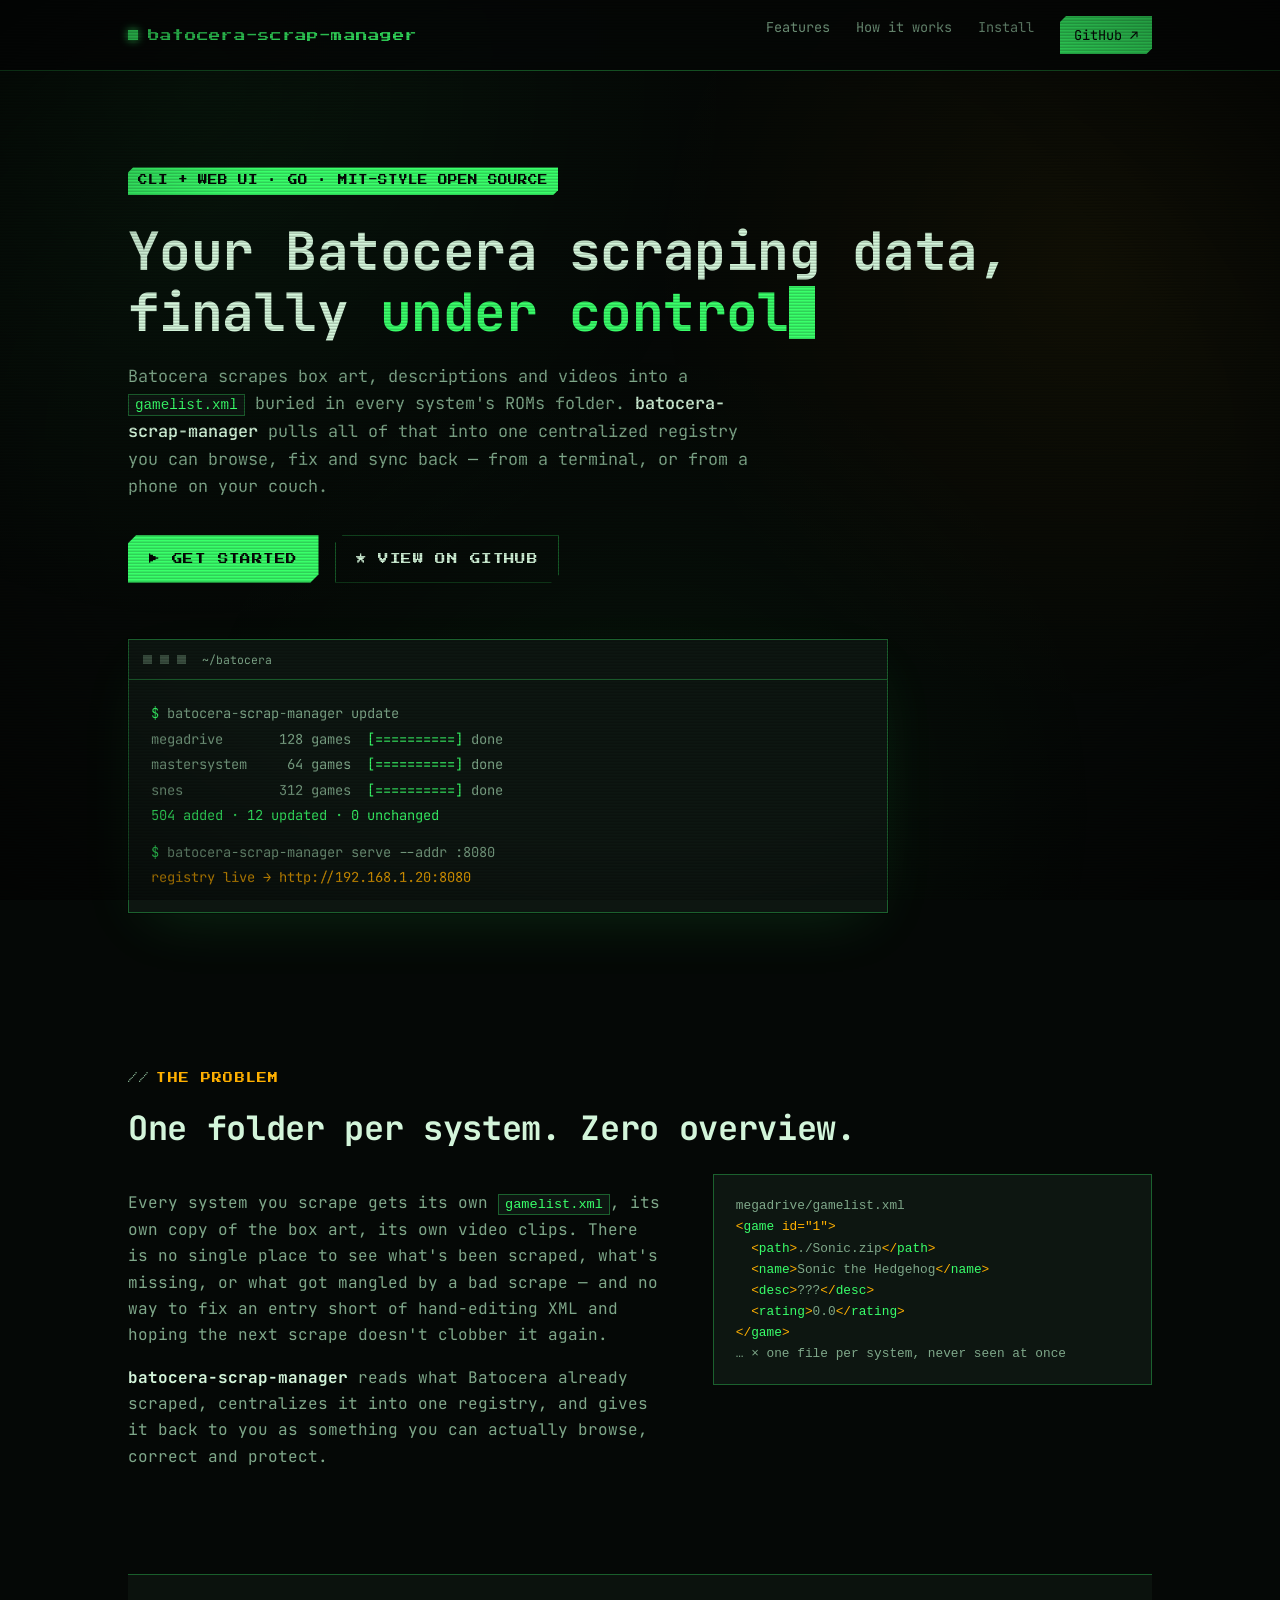
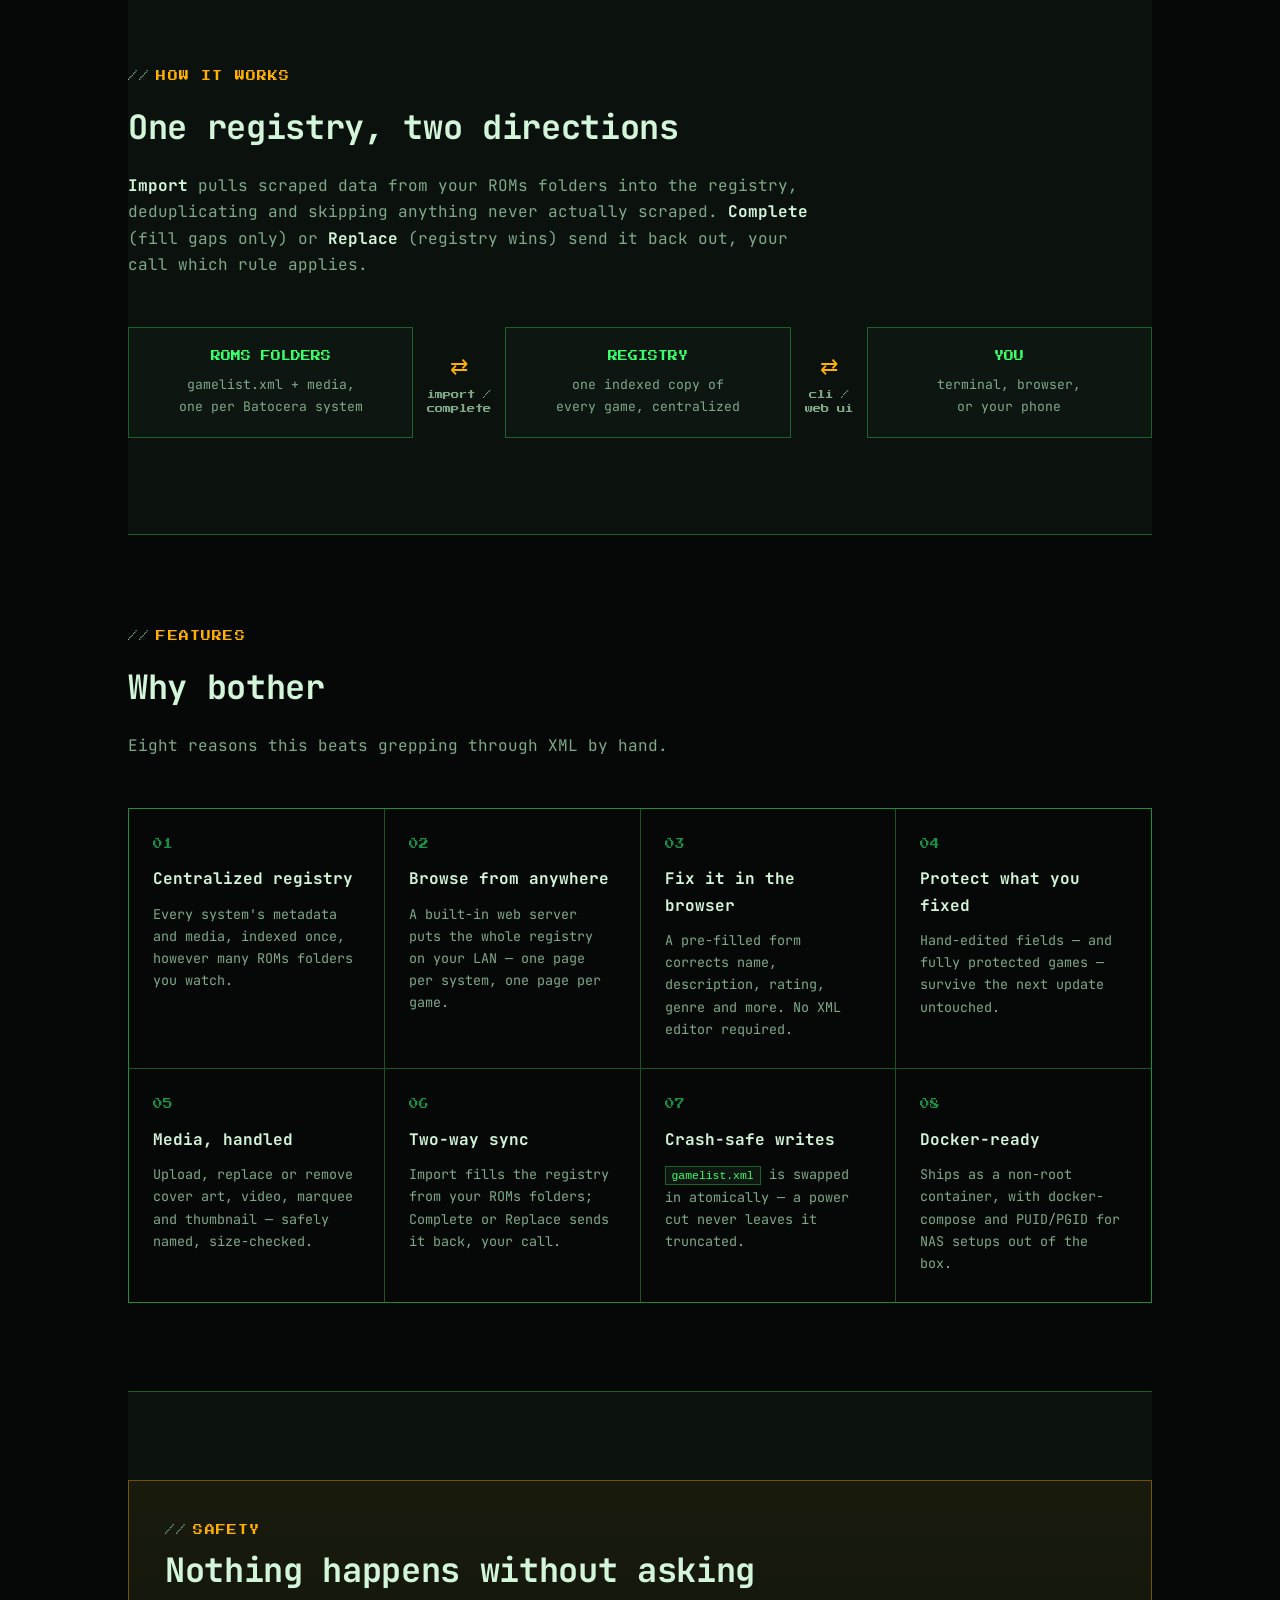
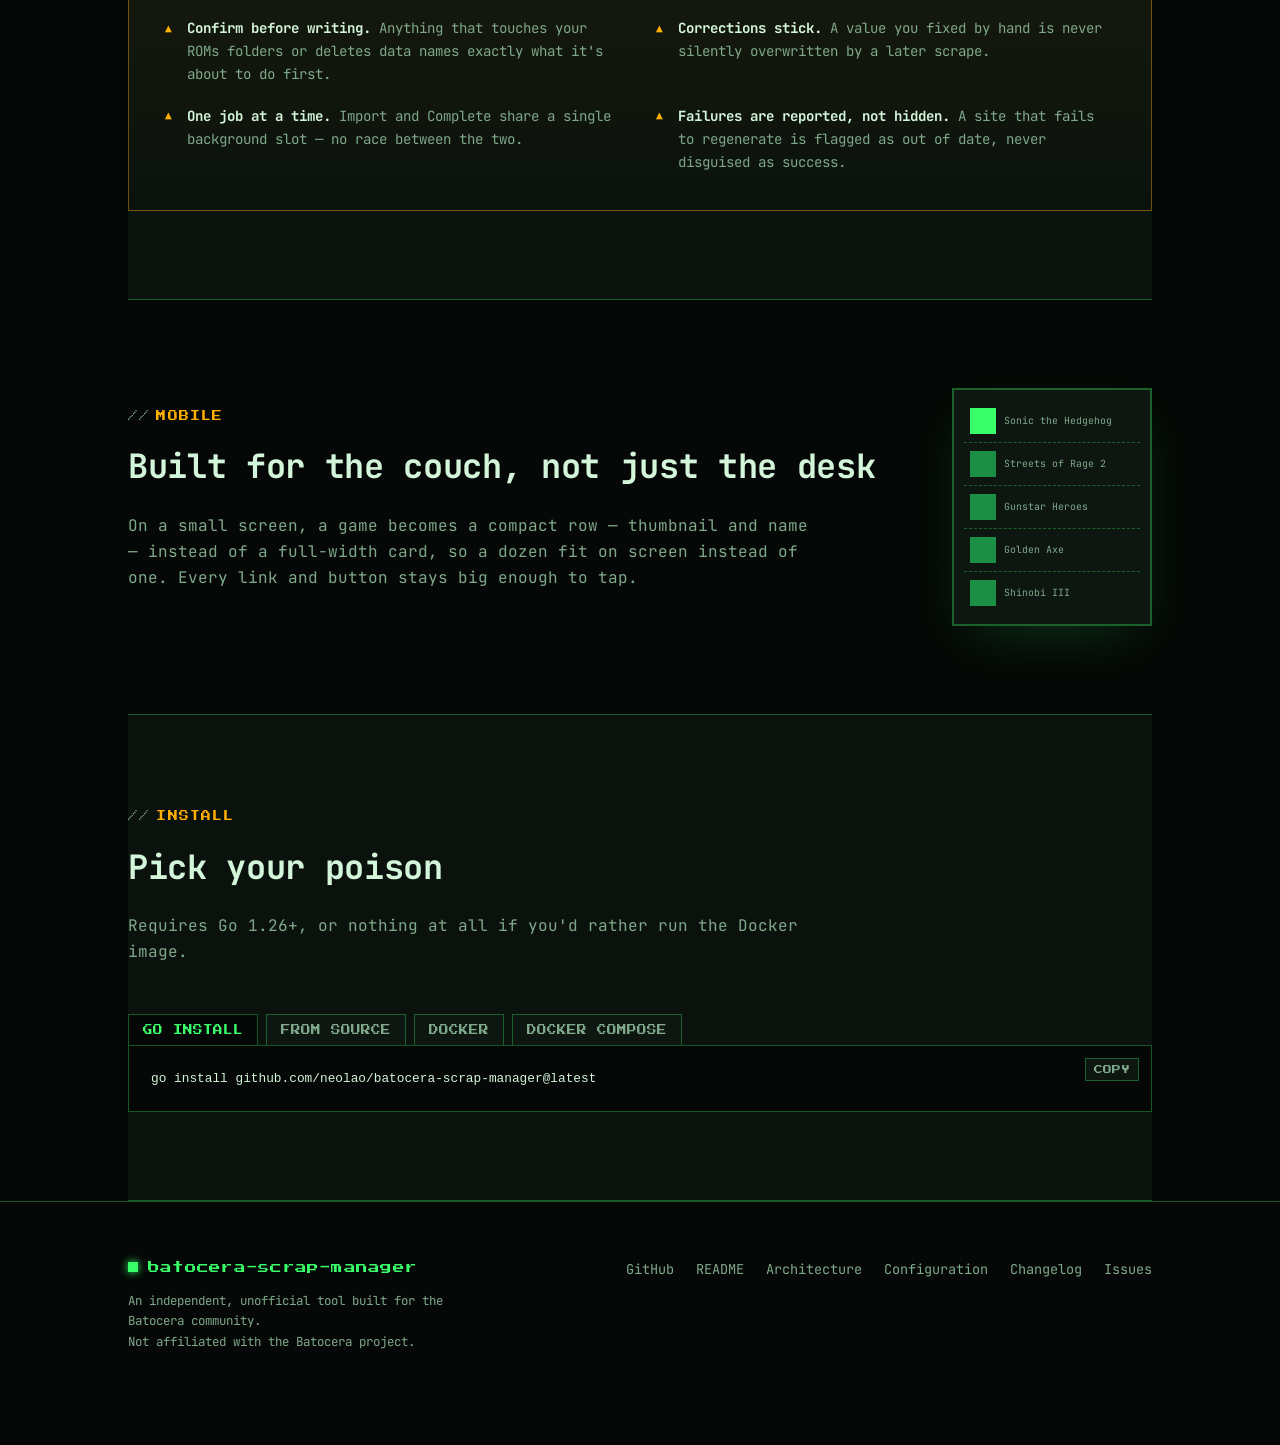
<file: docs/index.html>
<!doctype html>
<html lang="en">
<head>
<meta charset="utf-8">
<meta name="viewport" content="width=device-width, initial-scale=1">
<title>batocera-scrap-manager — a registry for your scraped Batocera games</title>
<meta name="description" content="A CLI + web tool that centralizes the scraping data already on your Batocera ROMs folders into one browsable, editable, always-in-sync registry.">
<meta property="og:title" content="batocera-scrap-manager">
<meta property="og:description" content="Centralize, browse and fix your Batocera scraping data — from the command line or a web UI on any device.">
<link rel="icon" href="data:image/svg+xml,%3Csvg xmlns='http://www.w3.org/2000/svg' viewBox='0 0 16 16' shape-rendering='crispEdges'%3E%3Crect width='16' height='16' fill='%23050806'/%3E%3Crect x='2' y='3' width='12' height='9' fill='%2339ff6a'/%3E%3Crect x='2' y='3' width='12' height='2' fill='%23146b33'/%3E%3Crect x='4' y='12' width='2' height='2' fill='%2339ff6a'/%3E%3Crect x='10' y='12' width='2' height='2' fill='%2339ff6a'/%3E%3Crect x='6' y='6' width='2' height='2' fill='%23050806'/%3E%3Crect x='9' y='6' width='2' height='2' fill='%23050806'/%3E%3C/svg%3E">
<link rel="preconnect" href="https://fonts.googleapis.com">
<link rel="preconnect" href="https://fonts.gstatic.com" crossorigin>
<link href="https://fonts.googleapis.com/css2?family=Press+Start+2P&family=JetBrains+Mono:ital,wght@0,400;0,500;0,700;1,400&display=swap" rel="stylesheet">
<style>
  :root{
    --bg:#050806;
    --bg-alt:#0b120d;
    --panel:#0d1611;
    --fg:#d3f5da;
    --fg-dim:#7fa88a;
    --accent:#39ff6a;
    --accent-soft:#1c8f47;
    --amber:#ffb000;
    --border:rgba(57,255,106,.32);
    --mono:'JetBrains Mono', ui-monospace, 'SFMono-Regular', Menlo, Consolas, monospace;
    --pixel:'Press Start 2P', var(--mono);
  }

  *{box-sizing:border-box;}
  html{scroll-behavior:smooth;}
  body{
    margin:0;
    background:var(--bg);
    color:var(--fg);
    font-family:var(--mono);
    font-size:16px;
    line-height:1.65;
    -webkit-font-smoothing:antialiased;
  }

  ::selection{background:var(--accent);color:#031305;}

  a{color:var(--accent);text-decoration:none;}
  a:hover{text-decoration:underline;}

  /* ---------- CRT overlay ---------- */
  .crt{
    position:fixed;
    inset:0;
    pointer-events:none;
    z-index:50;
    background:
      radial-gradient(ellipse at center, rgba(0,0,0,0) 60%, rgba(0,0,0,.55) 100%),
      repeating-linear-gradient(
        to bottom,
        rgba(0,0,0,0) 0px,
        rgba(0,0,0,0) 1px,
        rgba(0,0,0,.18) 2px,
        rgba(0,0,0,.18) 3px
      );
    mix-blend-mode:multiply;
    animation:flicker 6s infinite steps(1);
  }
  @keyframes flicker{
    0%,96%,100%{opacity:1;}
    97%{opacity:.92;}
    98%{opacity:1;}
    99%{opacity:.96;}
  }
  @media (prefers-reduced-motion: reduce){
    .crt{animation:none;}
  }

  .noise-veil{
    position:fixed;inset:0;z-index:0;pointer-events:none;
    background:
      radial-gradient(circle at 15% 10%, rgba(57,255,106,.06), transparent 40%),
      radial-gradient(circle at 85% 30%, rgba(255,176,0,.05), transparent 35%),
      radial-gradient(circle at 50% 90%, rgba(57,255,106,.05), transparent 45%);
  }

  .wrap{
    max-width:1080px;
    margin:0 auto;
    padding:0 28px;
    position:relative;
    z-index:1;
  }

  .eyebrow{
    font-family:var(--pixel);
    font-size:.62rem;
    letter-spacing:.12em;
    color:var(--amber);
    display:inline-flex;
    align-items:center;
    gap:.6em;
  }
  .eyebrow::before{content:"//";color:var(--fg-dim);}

  /* ---------- Nav ---------- */
  header.site{
    position:sticky;
    top:0;
    z-index:40;
    background:rgba(5,8,6,.86);
    backdrop-filter:blur(6px);
    border-bottom:1px solid var(--border);
  }
  .nav{
    display:flex;
    align-items:center;
    justify-content:space-between;
    padding:16px 28px;
    max-width:1080px;
    margin:0 auto;
  }
  .logo{
    font-family:var(--pixel);
    font-size:.72rem;
    color:var(--accent);
    letter-spacing:.02em;
    display:flex;
    align-items:center;
    gap:10px;
  }
  .logo .dot{
    width:10px;height:10px;background:var(--accent);
    box-shadow:0 0 8px var(--accent);
    animation:blink 1.4s steps(1) infinite;
  }
  @keyframes blink{50%{opacity:.15;}}
  .navlinks{display:flex;gap:26px;font-size:.85rem;}
  .navlinks a{color:var(--fg-dim);}
  .navlinks a:hover{color:var(--accent);text-decoration:none;}
  .navlinks a.cta{
    color:var(--bg);
    background:var(--accent);
    padding:8px 14px;
    clip-path:polygon(6px 0,100% 0,100% calc(100% - 6px),calc(100% - 6px) 100%,0 100%,0 6px);
  }
  .navlinks a.cta:hover{background:var(--fg);}
  @media (max-width:720px){ .navlinks{display:none;} }

  /* ---------- Hero ---------- */
  .hero{padding:96px 0 64px;position:relative;}
  .hero .badge{
    display:inline-block;
    font-family:var(--pixel);
    font-size:.6rem;
    color:var(--bg);
    background:var(--accent);
    padding:6px 10px;
    margin-bottom:26px;
    clip-path:polygon(5px 0,100% 0,100% calc(100% - 5px),calc(100% - 5px) 100%,0 100%,0 5px);
  }
  h1{
    font-size:clamp(2rem, 5.4vw, 3.3rem);
    line-height:1.15;
    margin:0 0 20px;
    font-weight:700;
    letter-spacing:-.01em;
  }
  h1 .accent{color:var(--accent);}
  .cursor{
    display:inline-block;
    width:.5em;height:1em;
    background:var(--accent);
    vertical-align:-.15em;
    animation:blink 1s steps(1) infinite;
  }
  .lede{
    max-width:640px;
    color:var(--fg-dim);
    font-size:1.05rem;
    margin:0 0 34px;
  }
  .lede b{color:var(--fg);font-weight:600;}

  .hero-ctas{display:flex;gap:16px;flex-wrap:wrap;margin-bottom:56px;}
  .btn{
    font-family:var(--pixel);
    font-size:.66rem;
    letter-spacing:.04em;
    padding:14px 20px;
    display:inline-flex;
    align-items:center;
    gap:10px;
    border:1px solid var(--border);
    background:transparent;
    color:var(--fg);
    cursor:pointer;
    clip-path:polygon(8px 0,100% 0,100% calc(100% - 8px),calc(100% - 8px) 100%,0 100%,0 8px);
    transition:transform .12s ease, background .12s ease, color .12s ease;
  }
  .btn:hover{background:var(--accent);color:var(--bg);text-decoration:none;transform:translateY(-2px);}
  .btn.ghost:hover{background:var(--fg);}
  .btn.primary{background:var(--accent);color:var(--bg);}
  .btn.primary:hover{background:var(--amber);}

  /* ---------- terminal window ---------- */
  .term{
    background:var(--panel);
    border:1px solid var(--border);
    box-shadow:0 0 0 1px rgba(0,0,0,.4), 0 20px 60px -20px rgba(57,255,106,.15);
    max-width:760px;
  }
  .term-bar{
    display:flex;
    align-items:center;
    gap:8px;
    padding:10px 14px;
    border-bottom:1px solid var(--border);
    font-size:.72rem;
    color:var(--fg-dim);
  }
  .term-bar .chip{width:9px;height:9px;background:var(--fg-dim);opacity:.4;}
  .term-bar .path{margin-left:8px;font-size:.72rem;}
  .term-body{padding:20px 22px;font-size:.86rem;overflow-x:auto;}
  .term-body .in{color:var(--fg-dim);}
  .term-body .in::before{content:"$ ";color:var(--accent);}
  .term-body .out{color:var(--fg);white-space:pre;}
  .term-body .ok{color:var(--accent);}
  .term-body .dim{color:var(--fg-dim);}
  .term-body .amber{color:var(--amber);}
  .term-body p{margin:.2em 0;}

  /* ---------- sections ---------- */
  section{padding:88px 0;position:relative;}
  section.alt{background:var(--bg-alt);border-top:1px solid var(--border);border-bottom:1px solid var(--border);}
  h2{
    font-size:clamp(1.5rem,3vw,2.1rem);
    margin:10px 0 18px;
    letter-spacing:-.01em;
  }
  .section-intro{max-width:680px;color:var(--fg-dim);margin-bottom:48px;}
  .section-intro b{color:var(--fg);}

  /* problem */
  .problem-grid{display:grid;grid-template-columns:1.1fr .9fr;gap:48px;align-items:start;}
  @media (max-width:820px){.problem-grid{grid-template-columns:1fr;}}
  .xml-card{
    background:var(--panel);
    border:1px solid var(--border);
    padding:20px 22px;
    font-size:.8rem;
    color:var(--fg-dim);
  }
  .xml-card .tag{color:var(--amber);}
  .xml-card .tagname{color:var(--accent);}
  .xml-card pre{margin:0;white-space:pre-wrap;word-break:break-word;}

  /* flow diagram */
  .flow{
    display:grid;
    grid-template-columns:1fr auto 1fr auto 1fr;
    align-items:center;
    gap:14px;
    margin:40px 0 8px;
  }
  @media (max-width:760px){ .flow{grid-template-columns:1fr;} .flow .arrow{transform:rotate(90deg);margin:4px auto;} }
  .flow .node{
    border:1px solid var(--border);
    background:var(--panel);
    padding:20px;
    text-align:center;
  }
  .flow .node .t{font-family:var(--pixel);font-size:.62rem;color:var(--accent);margin-bottom:10px;display:block;}
  .flow .node p{margin:0;color:var(--fg-dim);font-size:.82rem;}
  .flow .arrow{color:var(--amber);font-size:1.4rem;text-align:center;}
  .flow .arrow small{display:block;font-family:var(--pixel);font-size:.52rem;color:var(--fg-dim);margin-top:4px;}

  /* feature grid */
  .grid{display:grid;grid-template-columns:repeat(4,1fr);gap:1px;background:var(--border);border:1px solid var(--border);}
  @media (max-width:920px){.grid{grid-template-columns:repeat(2,1fr);}}
  @media (max-width:560px){.grid{grid-template-columns:1fr;}}
  .card{
    background:var(--bg);
    padding:28px 24px;
    transition:background .15s ease;
  }
  .card:hover{background:var(--panel);}
  .card .num{font-family:var(--pixel);font-size:.6rem;color:var(--accent-soft);display:block;margin-bottom:14px;}
  .card h3{font-size:1rem;margin:0 0 10px;color:var(--fg);}
  .card p{margin:0;font-size:.84rem;color:var(--fg-dim);}

  /* safety panel */
  .safety{
    border:1px solid rgba(255,176,0,.4);
    background:linear-gradient(180deg, rgba(255,176,0,.06), transparent);
    padding:36px;
  }
  .safety h2{margin-top:0;}
  .safety ul{margin:0;padding:0;list-style:none;display:grid;grid-template-columns:1fr 1fr;gap:18px 32px;}
  @media (max-width:700px){.safety ul{grid-template-columns:1fr;}}
  .safety li{font-size:.88rem;color:var(--fg-dim);padding-left:22px;position:relative;}
  .safety li::before{content:"▲";position:absolute;left:0;color:var(--amber);font-size:.7rem;top:.25em;}
  .safety li b{color:var(--fg);}

  /* mobile mock */
  .mobile-wrap{display:flex;gap:56px;align-items:center;flex-wrap:wrap;}
  .mobile-wrap .copy{flex:1;min-width:260px;}
  .phone{
    width:200px;
    border:2px solid var(--border);
    background:var(--panel);
    padding:10px;
    box-shadow:0 20px 60px -20px rgba(57,255,106,.2);
  }
  .phone .row{
    display:flex;align-items:center;gap:8px;
    padding:8px 6px;border-bottom:1px dashed var(--border);
    font-size:.62rem;color:var(--fg-dim);
  }
  .phone .row:last-child{border-bottom:none;}
  .phone .thumb{width:26px;height:26px;background:var(--accent-soft);flex:none;}
  .phone .row.hi .thumb{background:var(--accent);}

  /* install */
  .tabs{display:flex;flex-wrap:wrap;gap:8px;margin-bottom:0;}
  .tab-btn{
    font-family:var(--pixel);
    font-size:.6rem;
    padding:10px 14px;
    background:var(--panel);
    color:var(--fg-dim);
    border:1px solid var(--border);
    border-bottom:none;
    cursor:pointer;
  }
  .tab-btn[aria-selected="true"]{color:var(--accent);background:var(--bg);}
  .tab-panels{border:1px solid var(--border);background:var(--bg);}
  .tab-panel{display:none;position:relative;}
  .tab-panel[data-active="true"]{display:block;}
  .tab-panel pre{
    margin:0;padding:22px;
    font-size:.8rem;
    color:var(--fg);
    overflow-x:auto;
    white-space:pre;
  }
  .tab-panel .comment{color:var(--fg-dim);}
  .copy-btn{
    position:absolute;top:12px;right:12px;
    font-family:var(--pixel);
    font-size:.55rem;
    color:var(--fg-dim);
    background:var(--panel);
    border:1px solid var(--border);
    padding:6px 8px;
    cursor:pointer;
  }
  .copy-btn:hover{color:var(--accent);border-color:var(--accent);}

  /* footer */
  footer{padding:56px 0 80px;border-top:1px solid var(--border);}
  .foot-grid{display:flex;justify-content:space-between;gap:32px;flex-wrap:wrap;}
  .foot-links{display:flex;gap:22px;flex-wrap:wrap;font-size:.85rem;}
  .foot-links a{color:var(--fg-dim);}
  .foot-links a:hover{color:var(--accent);}
  .foot-note{color:var(--fg-dim);font-size:.78rem;margin-top:28px;}

  /* reveal-on-scroll */
  .reveal{opacity:0;transform:translateY(18px);transition:opacity .5s ease, transform .5s ease;}
  .reveal.in{opacity:1;transform:none;}

  code.inline{
    background:var(--panel);
    border:1px solid var(--border);
    padding:2px 6px;
    font-size:.85em;
    color:var(--accent);
  }
</style>
</head>
<body>

<div class="crt" aria-hidden="true"></div>
<div class="noise-veil" aria-hidden="true"></div>

<header class="site">
  <nav class="nav">
    <div class="logo"><span class="dot"></span> batocera-scrap-manager</div>
    <div class="navlinks">
      <a href="#features">Features</a>
      <a href="#how-it-works">How it works</a>
      <a href="#install">Install</a>
      <a class="cta" href="https://github.com/neolao/batocera-scrap-manager">GitHub ↗</a>
    </div>
  </nav>
</header>

<main class="wrap">

  <section class="hero">
    <span class="badge">CLI + WEB UI · GO · MIT-STYLE OPEN SOURCE</span>
    <h1>Your Batocera scraping data,<br>finally <span class="accent">under control</span><span class="cursor"></span></h1>
    <p class="lede">
      Batocera scrapes box art, descriptions and videos into a <code class="inline">gamelist.xml</code> buried in every
      system's ROMs folder. <b>batocera-scrap-manager</b> pulls all of that into one centralized registry you can
      browse, fix and sync back — from a terminal, or from a phone on your couch.
    </p>
    <div class="hero-ctas">
      <a class="btn primary" href="#install">▶ GET STARTED</a>
      <a class="btn ghost" href="https://github.com/neolao/batocera-scrap-manager">★ VIEW ON GITHUB</a>
    </div>

    <div class="term reveal">
      <div class="term-bar"><span class="chip"></span><span class="chip"></span><span class="chip"></span><span class="path">~/batocera</span></div>
      <div class="term-body">
        <p class="in">batocera-scrap-manager update</p>
        <p class="out dim">megadrive       128 games  <span class="ok">[==========]</span> done</p>
        <p class="out dim">mastersystem     64 games  <span class="ok">[==========]</span> done</p>
        <p class="out dim">snes            312 games  <span class="ok">[==========]</span> done</p>
        <p class="out ok">504 added · 12 updated · 0 unchanged</p>
        <p class="in" style="margin-top:1em;">batocera-scrap-manager serve --addr :8080</p>
        <p class="out amber">registry live → http://192.168.1.20:8080</p>
      </div>
    </div>
  </section>

  <section id="problem">
    <span class="eyebrow">THE PROBLEM</span>
    <h2>One folder per system. Zero overview.</h2>
    <div class="problem-grid">
      <div class="section-intro reveal" style="margin-bottom:0;">
        <p>Every system you scrape gets its own <code class="inline">gamelist.xml</code>, its own copy of the box art,
        its own video clips. There is no single place to see what's been scraped, what's missing, or what got mangled
        by a bad scrape — and no way to fix an entry short of hand-editing XML and hoping the next scrape doesn't
        clobber it again.</p>
        <p><b>batocera-scrap-manager</b> reads what Batocera already scraped, centralizes it into one registry, and
        gives it back to you as something you can actually browse, correct and protect.</p>
      </div>
      <div class="xml-card reveal">
        <pre><span class="dim">megadrive/gamelist.xml</span>
<span class="tag">&lt;</span><span class="tagname">game</span><span class="tag"> id="1"&gt;</span>
  <span class="tag">&lt;</span><span class="tagname">path</span><span class="tag">&gt;</span>./Sonic.zip<span class="tag">&lt;/</span><span class="tagname">path</span><span class="tag">&gt;</span>
  <span class="tag">&lt;</span><span class="tagname">name</span><span class="tag">&gt;</span>Sonic the Hedgehog<span class="tag">&lt;/</span><span class="tagname">name</span><span class="tag">&gt;</span>
  <span class="tag">&lt;</span><span class="tagname">desc</span><span class="tag">&gt;</span>???<span class="tag">&lt;/</span><span class="tagname">desc</span><span class="tag">&gt;</span>
  <span class="tag">&lt;</span><span class="tagname">rating</span><span class="tag">&gt;</span>0.0<span class="tag">&lt;/</span><span class="tagname">rating</span><span class="tag">&gt;</span>
<span class="tag">&lt;/</span><span class="tagname">game</span><span class="tag">&gt;</span>
<span class="dim">… × one file per system, never seen at once</span></pre>
      </div>
    </div>
  </section>

  <section class="alt" id="how-it-works">
    <span class="eyebrow">HOW IT WORKS</span>
    <h2>One registry, two directions</h2>
    <p class="section-intro">
      <b>Import</b> pulls scraped data from your ROMs folders into the registry, deduplicating and skipping anything
      never actually scraped. <b>Complete</b> (fill gaps only) or <b>Replace</b> (registry wins) send it back out,
      your call which rule applies.
    </p>
    <div class="flow">
      <div class="node reveal"><span class="t">ROMS FOLDERS</span><p>gamelist.xml + media,<br>one per Batocera system</p></div>
      <div class="arrow reveal">⇄<small>import /<br>complete</small></div>
      <div class="node reveal"><span class="t">REGISTRY</span><p>one indexed copy of<br>every game, centralized</p></div>
      <div class="arrow reveal">⇄<small>cli /<br>web ui</small></div>
      <div class="node reveal"><span class="t">YOU</span><p>terminal, browser,<br>or your phone</p></div>
    </div>
  </section>

  <section id="features">
    <span class="eyebrow">FEATURES</span>
    <h2>Why bother</h2>
    <p class="section-intro">Eight reasons this beats grepping through XML by hand.</p>
    <div class="grid">
      <div class="card reveal"><span class="num">01</span><h3>Centralized registry</h3><p>Every system's metadata and media, indexed once, however many ROMs folders you watch.</p></div>
      <div class="card reveal"><span class="num">02</span><h3>Browse from anywhere</h3><p>A built-in web server puts the whole registry on your LAN — one page per system, one page per game.</p></div>
      <div class="card reveal"><span class="num">03</span><h3>Fix it in the browser</h3><p>A pre-filled form corrects name, description, rating, genre and more. No XML editor required.</p></div>
      <div class="card reveal"><span class="num">04</span><h3>Protect what you fixed</h3><p>Hand-edited fields — and fully protected games — survive the next update untouched.</p></div>
      <div class="card reveal"><span class="num">05</span><h3>Media, handled</h3><p>Upload, replace or remove cover art, video, marquee and thumbnail — safely named, size-checked.</p></div>
      <div class="card reveal"><span class="num">06</span><h3>Two-way sync</h3><p>Import fills the registry from your ROMs folders; Complete or Replace sends it back, your call.</p></div>
      <div class="card reveal"><span class="num">07</span><h3>Crash-safe writes</h3><p><code class="inline">gamelist.xml</code> is swapped in atomically — a power cut never leaves it truncated.</p></div>
      <div class="card reveal"><span class="num">08</span><h3>Docker-ready</h3><p>Ships as a non-root container, with docker-compose and PUID/PGID for NAS setups out of the box.</p></div>
    </div>
  </section>

  <section class="alt">
    <div class="safety reveal">
      <span class="eyebrow" style="color:var(--amber);">SAFETY</span>
      <h2>Nothing happens without asking</h2>
      <ul>
        <li><b>Confirm before writing.</b> Anything that touches your ROMs folders or deletes data names exactly what it's about to do first.</li>
        <li><b>Corrections stick.</b> A value you fixed by hand is never silently overwritten by a later scrape.</li>
        <li><b>One job at a time.</b> Import and Complete share a single background slot — no race between the two.</li>
        <li><b>Failures are reported, not hidden.</b> A site that fails to regenerate is flagged as out of date, never disguised as success.</li>
      </ul>
    </div>
  </section>

  <section>
    <div class="mobile-wrap">
      <div class="copy reveal">
        <span class="eyebrow">MOBILE</span>
        <h2>Built for the couch, not just the desk</h2>
        <p class="section-intro" style="margin-bottom:20px;">
          On a small screen, a game becomes a compact row — thumbnail and name — instead of a full-width card, so a
          dozen fit on screen instead of one. Every link and button stays big enough to tap.
        </p>
      </div>
      <div class="phone reveal">
        <div class="row hi"><span class="thumb"></span> Sonic the Hedgehog</div>
        <div class="row"><span class="thumb"></span> Streets of Rage 2</div>
        <div class="row"><span class="thumb"></span> Gunstar Heroes</div>
        <div class="row"><span class="thumb"></span> Golden Axe</div>
        <div class="row"><span class="thumb"></span> Shinobi III</div>
      </div>
    </div>
  </section>

  <section class="alt" id="install">
    <span class="eyebrow">INSTALL</span>
    <h2>Pick your poison</h2>
    <p class="section-intro">Requires Go 1.26+, or nothing at all if you'd rather run the Docker image.</p>

    <div class="tabs" role="tablist">
      <button class="tab-btn" role="tab" aria-selected="true" data-tab="goinstall">GO INSTALL</button>
      <button class="tab-btn" role="tab" aria-selected="false" data-tab="source">FROM SOURCE</button>
      <button class="tab-btn" role="tab" aria-selected="false" data-tab="docker">DOCKER</button>
      <button class="tab-btn" role="tab" aria-selected="false" data-tab="compose">DOCKER COMPOSE</button>
    </div>
    <div class="tab-panels">
      <div class="tab-panel" data-tab="goinstall" data-active="true">
        <button class="copy-btn" type="button">COPY</button>
        <pre>go install github.com/neolao/batocera-scrap-manager@latest</pre>
      </div>
      <div class="tab-panel" data-tab="source">
        <button class="copy-btn" type="button">COPY</button>
        <pre>git clone https://github.com/neolao/batocera-scrap-manager.git
cd batocera-scrap-manager
go build -o batocera-scrap-manager .</pre>
      </div>
      <div class="tab-panel" data-tab="docker">
        <button class="copy-btn" type="button">COPY</button>
        <pre>docker build -t batocera-scrap-manager .
<span class="comment"># then configure and run — see the README for the full walkthrough</span></pre>
      </div>
      <div class="tab-panel" data-tab="compose">
        <button class="copy-btn" type="button">COPY</button>
        <pre>cp .env.example .env
<span class="comment"># edit .env: registry / roms / config paths, PUID / PGID</span>
docker compose up -d</pre>
      </div>
    </div>
  </section>

</main>

<footer>
  <div class="wrap foot-grid">
    <div>
      <div class="logo" style="margin-bottom:14px;"><span class="dot"></span> batocera-scrap-manager</div>
      <p class="foot-note" style="margin-top:0;max-width:360px;">
        An independent, unofficial tool built for the Batocera community.<br>Not affiliated with the Batocera project.
      </p>
    </div>
    <nav class="foot-links">
      <a href="https://github.com/neolao/batocera-scrap-manager">GitHub</a>
      <a href="https://github.com/neolao/batocera-scrap-manager#readme">README</a>
      <a href="https://github.com/neolao/batocera-scrap-manager/blob/main/docs/architecture.md">Architecture</a>
      <a href="https://github.com/neolao/batocera-scrap-manager/blob/main/docs/configuration.md">Configuration</a>
      <a href="https://github.com/neolao/batocera-scrap-manager/blob/main/CHANGELOG.md">Changelog</a>
      <a href="https://github.com/neolao/batocera-scrap-manager/issues">Issues</a>
    </nav>
  </div>
</footer>

<script>
  // scroll reveal
  var els = document.querySelectorAll('.reveal');
  if('IntersectionObserver' in window){
    var io = new IntersectionObserver(function(entries){
      entries.forEach(function(e){
        if(e.isIntersecting){ e.target.classList.add('in'); io.unobserve(e.target); }
      });
    }, {threshold:.12});
    els.forEach(function(el){ io.observe(el); });
  } else {
    els.forEach(function(el){ el.classList.add('in'); });
  }

  // install tabs
  var tabBtns = document.querySelectorAll('.tab-btn');
  var panels = document.querySelectorAll('.tab-panel');
  tabBtns.forEach(function(btn){
    btn.addEventListener('click', function(){
      tabBtns.forEach(function(b){ b.setAttribute('aria-selected','false'); });
      panels.forEach(function(p){ p.removeAttribute('data-active'); });
      btn.setAttribute('aria-selected','true');
      document.querySelector('.tab-panel[data-tab="'+btn.dataset.tab+'"]').setAttribute('data-active','true');
    });
  });

  // copy buttons
  document.querySelectorAll('.copy-btn').forEach(function(btn){
    btn.addEventListener('click', function(){
      var pre = btn.parentElement.querySelector('pre');
      navigator.clipboard && navigator.clipboard.writeText(pre.innerText).then(function(){
        var old = btn.textContent;
        btn.textContent = 'COPIED';
        setTimeout(function(){ btn.textContent = old; }, 1400);
      });
    });
  });
</script>

</body>
</html>
</file>
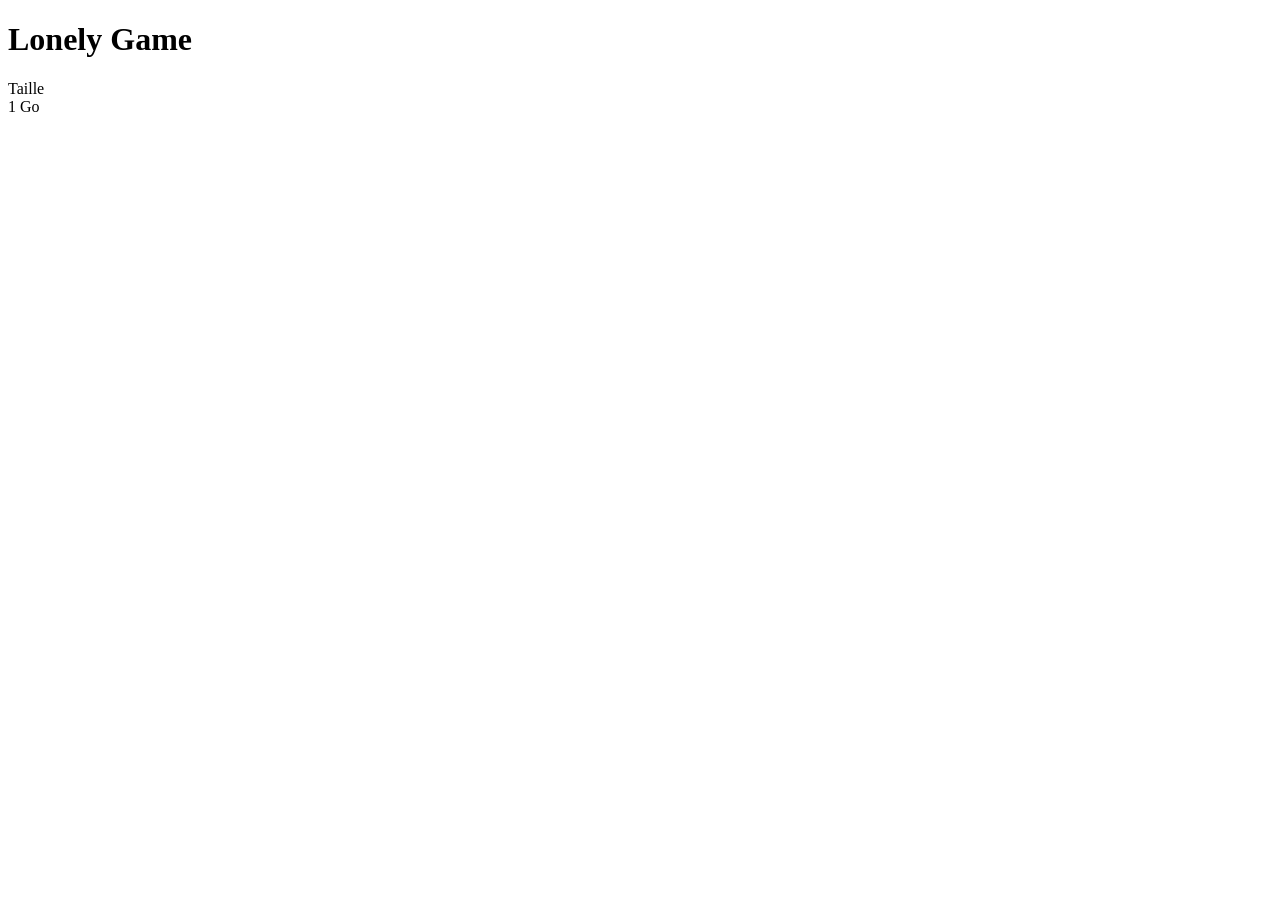
<file: internal/scrape/testdata/retrogaming-neolao-sparse.html>
<!DOCTYPE html>
<html><body>
<div class="hero">
  <div class="hero-info">
    <h1>Lonely Game</h1>
    <div class="meta-grid">
      <div class="meta-row"><span class="meta-key">Taille</span><div class="meta-val">1 Go</div></div>
    </div>
  </div>
</div>
</body></html>
</file>
